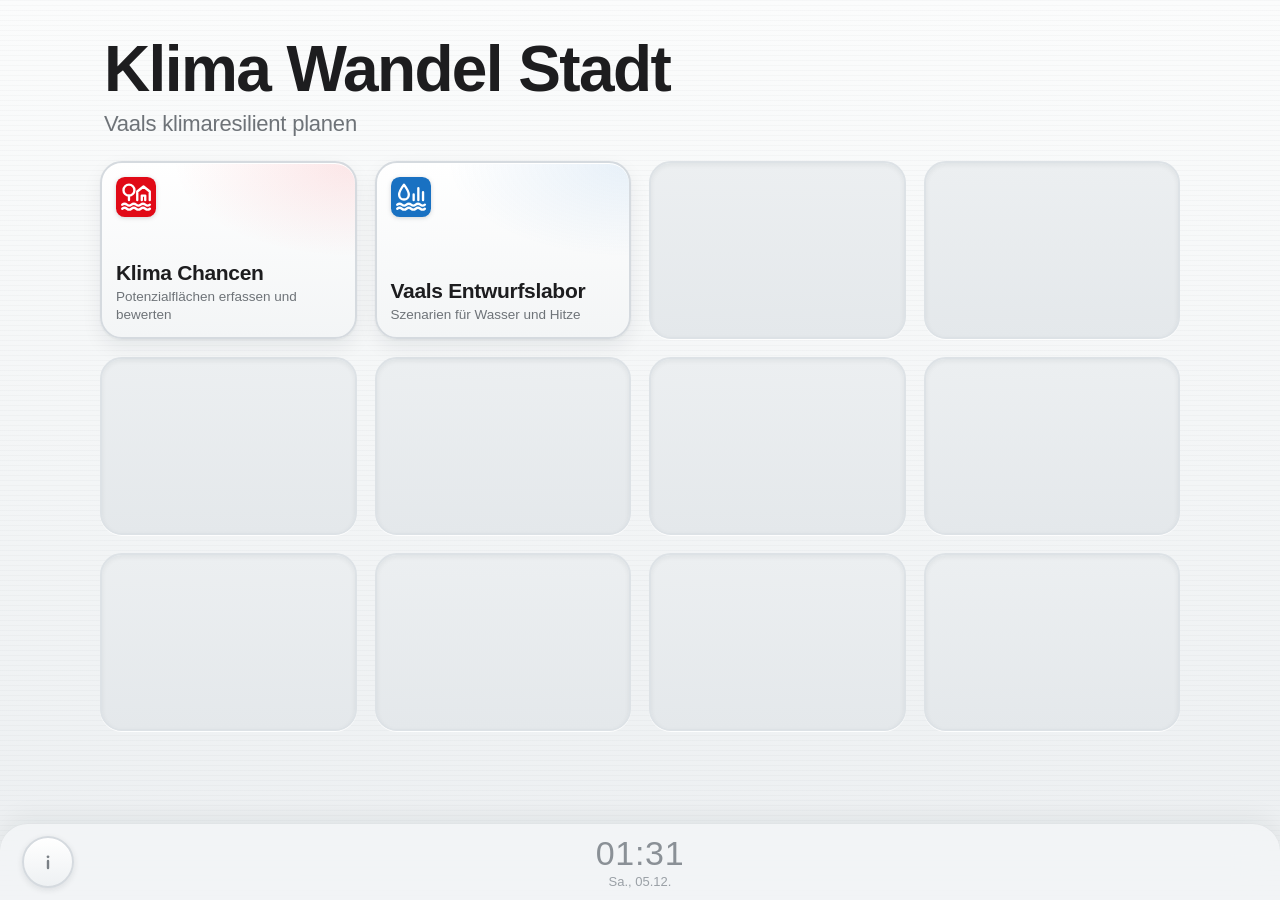
<file: startseite/index.html>
<!doctype html>
<html lang="de">
<head>
  <meta charset="utf-8">
  <meta name="viewport" content="width=device-width, initial-scale=1, viewport-fit=cover">
  <meta name="theme-color" content="#f2f4f5">
  <meta name="description" content="Klima Wandel Stadt – Vaals klimaresilient planen. Startseite mit den Apps des Projekts.">
  <meta name="mobile-web-app-capable" content="yes">
  <meta name="apple-mobile-web-app-capable" content="yes">
  <meta name="apple-mobile-web-app-status-bar-style" content="default">
  <meta name="apple-mobile-web-app-title" content="Klima Wandel Stadt">
  <title>Klima Wandel Stadt</title>
  <link rel="manifest" href="manifest.json">
  <link rel="icon" href="icons/icon.svg" type="image/svg+xml">
  <link rel="apple-touch-icon" href="icons/icon-180.png">
  <style>
    :root {
      --text: #1d1d1f;
      --grau: #6e7378;
      --rand: #d5dadf;
      --wahl: 52, 180, 228;            /* Auswahl-Blau (Rahmen beim Antippen) */
      --safe-t: env(safe-area-inset-top, 0px);
      --safe-r: env(safe-area-inset-right, 0px);
      --safe-b: env(safe-area-inset-bottom, 0px);
      --safe-l: env(safe-area-inset-left, 0px);
      color-scheme: light;
    }
    * { box-sizing: border-box; }
    html { -webkit-text-size-adjust: 100%; }
    body {
      margin: 0;
      min-height: 100vh;
      min-height: 100dvh;
      font-family: -apple-system, BlinkMacSystemFont, "SF Pro Text", "Segoe UI", Roboto, "Helvetica Neue", Arial, sans-serif;
      color: var(--text);
      /* feine waagerechte Linien auf hellem Grund */
      background:
        repeating-linear-gradient(180deg, rgba(20, 30, 40, .022) 0 1px, transparent 1px 5px),
        linear-gradient(180deg, #fbfcfc 0%, #eceff1 100%);
      -webkit-tap-highlight-color: transparent;
    }

    /* ---------- Titel ---------- */
    .seite {
      max-width: 1120px;
      margin: 0 auto;
      padding: calc(var(--safe-t) + 30px) calc(var(--safe-r) + 20px) calc(var(--safe-b) + 128px) calc(var(--safe-l) + 20px);
      transition: opacity .2s ease .08s, transform .28s ease .08s;
    }
    .kopf { padding: 6px 4px 24px; }
    .kopf h1 {
      margin: 0;
      font-size: clamp(30px, 8.4vw, 64px);
      font-weight: 800;
      letter-spacing: -.025em;
      line-height: 1.04;
    }
    .kopf p {
      margin: 8px 0 0;
      font-size: clamp(16px, 4.4vw, 22px);
      font-weight: 500;
      letter-spacing: -.01em;
      color: var(--grau);
    }

    /* ---------- Kacheln ---------- */
    .raster {
      display: grid;
      grid-template-columns: repeat(2, minmax(0, 1fr));
      gap: 12px;
    }
    .platz {
      min-height: 152px;
      border-radius: 22px;
      border: 2px solid var(--rand);
    }
    .kanal {
      position: relative;
      display: flex;
      flex-direction: column;
      padding: 14px 14px 13px;
      color: inherit;
      text-decoration: none;
      background:
        radial-gradient(120% 90% at 100% 0%, rgba(var(--farbe), .10), transparent 60%),
        linear-gradient(180deg, #ffffff 0%, #f3f5f6 100%);
      box-shadow: inset 0 1px 0 #fff, 0 1px 2px rgba(20, 30, 40, .06), 0 8px 20px rgba(20, 30, 40, .07);
      transition: transform .18s cubic-bezier(.2, .8, .2, 1), border-color .18s, box-shadow .18s;
      outline: none;
    }
    .symbol {
      flex: 0 0 auto;
      width: 36px;
      height: 36px;
      margin-bottom: auto;
      filter: drop-shadow(0 1px 2px rgba(20, 30, 40, .18));
    }
    .symbol svg { display: block; width: 100%; height: 100%; }
    .name {
      display: block;
      margin-top: 12px;
      font-size: 19px;
      font-weight: 650;
      letter-spacing: -.015em;
      line-height: 1.15;
    }
    .zweck {
      display: -webkit-box;
      -webkit-box-orient: vertical;
      -webkit-line-clamp: 2;
      overflow: hidden;
      margin-top: 3px;
      font-size: 12.5px;
      line-height: 1.3;
      color: var(--grau);
    }
    @media (hover: hover) {
      .kanal:hover {
        border-color: rgb(var(--wahl));
        box-shadow: 0 0 0 4px rgba(var(--wahl), .22), 0 10px 24px rgba(20, 30, 40, .10);
        transform: translateY(-2px);
      }
    }
    .kanal:focus-visible {
      border-color: rgb(var(--wahl));
      box-shadow: 0 0 0 4px rgba(var(--wahl), .35);
    }
    .kanal:active { transform: scale(.97); }
    .kanal.oeffnet {
      z-index: 2;
      border-color: rgb(var(--wahl));
      box-shadow: 0 0 0 5px rgba(var(--wahl), .30), 0 18px 40px rgba(20, 30, 40, .18);
      transform: scale(1.04);
    }

    /* leere Plätze für weitere Apps */
    .leer {
      border-color: #dde2e6;
      background: linear-gradient(180deg, #eceff1 0%, #e4e8eb 100%);
      box-shadow: inset 0 2px 5px rgba(20, 30, 40, .06), 0 1px 0 rgba(255, 255, 255, .9);
    }
    /* so viele leere Plätze, dass die Reihen voll sind: 2 × 3, 3 × 3, 4 × 3 */
    .leer:nth-child(n+7) { display: none; }
    @media (min-width: 640px) {
      .raster { grid-template-columns: repeat(3, minmax(0, 1fr)); gap: 16px; }
      .platz { min-height: 168px; }
      .leer:nth-child(n+7) { display: block; }
      .leer:nth-child(n+10) { display: none; }
      .symbol { width: 40px; height: 40px; }
      .name { font-size: 21px; }
      .zweck { font-size: 13.5px; }
    }
    @media (min-width: 960px) {
      .raster { grid-template-columns: repeat(4, minmax(0, 1fr)); gap: 18px; }
      .platz { min-height: 178px; }
      .leer:nth-child(n+10) { display: block; }
    }
    /* Handy quer: 4 × 2 */
    @media (orientation: landscape) and (max-height: 520px) {
      .seite { padding-top: calc(var(--safe-t) + 18px); }
      .kopf { padding-bottom: 16px; }
      .kopf h1 { font-size: 30px; }
      .raster { grid-template-columns: repeat(4, minmax(0, 1fr)); gap: 12px; }
      .platz { min-height: 136px; }
      .leer:nth-child(n+7) { display: block; }
      .leer:nth-child(n+9) { display: none; }
    }

    /* ---------- Leiste mit Uhr ---------- */
    .leiste {
      position: fixed;
      left: 0;
      right: 0;
      bottom: 0;
      z-index: 10;
      display: grid;
      grid-template-columns: 52px 1fr 52px;
      align-items: center;
      padding: 12px calc(var(--safe-r) + 22px) calc(var(--safe-b) + 12px) calc(var(--safe-l) + 22px);
      border-top: 1px solid rgba(20, 30, 40, .08);
      border-radius: 28px 28px 0 0;
      background: rgba(244, 246, 247, .74);
      -webkit-backdrop-filter: saturate(1.6) blur(20px);
      backdrop-filter: saturate(1.6) blur(20px);
      box-shadow: 0 -6px 24px rgba(20, 30, 40, .06);
      transition: opacity .2s ease .08s;
    }
    .rund {
      display: grid;
      place-items: center;
      width: 52px;
      height: 52px;
      padding: 0;
      border-radius: 50%;
      border: 2px solid var(--rand);
      background: linear-gradient(180deg, #ffffff 0%, #eef1f3 100%);
      box-shadow: inset 0 1px 0 #fff, 0 2px 6px rgba(20, 30, 40, .10);
      color: #7a8086;
      cursor: pointer;
      transition: transform .15s, border-color .15s, color .15s;
    }
    .rund svg { width: 24px; height: 24px; fill: none; stroke: currentColor; stroke-width: 2.4; stroke-linecap: round; stroke-linejoin: round; }
    .rund:active { transform: scale(.94); }
    .rund:focus-visible { outline: none; border-color: rgb(var(--wahl)); box-shadow: 0 0 0 4px rgba(var(--wahl), .35); }
    @media (hover: hover) { .rund:hover { border-color: rgb(var(--wahl)); color: rgb(var(--wahl)); } }
    .uhr {
      display: flex;
      flex-direction: column;
      align-items: center;
      line-height: 1;
      color: #8a9096;
      user-select: none;
      -webkit-user-select: none;
    }
    .zeit {
      font-size: 34px;
      font-weight: 300;
      letter-spacing: .02em;
      font-variant-numeric: tabular-nums;
    }
    .doppelpunkt { animation: blinken 2s steps(1) infinite; }
    @keyframes blinken { 50% { opacity: .15; } }
    .datum { margin-top: 5px; font-size: 13px; font-weight: 500; color: #9aa0a6; }
    @media (orientation: landscape) and (max-height: 520px) {
      .leiste { padding-top: 8px; padding-bottom: calc(var(--safe-b) + 8px); }
      .zeit { font-size: 28px; }
    }

    /* beim Öffnen einer App: Seite blendet aus, gewählte Kachel bleibt hervorgehoben */
    body.geht .seite { opacity: 0; transform: scale(1.02); }
    body.geht .leiste { opacity: 0; }

    /* ---------- Info-Blatt ---------- */
    .blatt {
      width: min(560px, 100%);
      max-width: 100%;
      max-height: calc(100% - var(--safe-t) - 24px);
      margin: auto auto 0;
      padding: 0;
      border: 0;
      border-radius: 26px 26px 0 0;
      background: #fff;
      color: var(--text);
      box-shadow: 0 -10px 40px rgba(20, 30, 40, .18);
    }
    .blatt[open] { animation: hoch .3s cubic-bezier(.2, .8, .2, 1); }
    @keyframes hoch { from { transform: translateY(40px); opacity: 0; } }
    .blatt::backdrop {
      background: rgba(20, 30, 40, .28);
      -webkit-backdrop-filter: blur(4px);
      backdrop-filter: blur(4px);
    }
    @media (min-width: 640px) {
      .blatt { margin: auto; border-radius: 26px; }
    }
    .blatt-innen { position: relative; padding: 10px 24px calc(var(--safe-b) + 24px); }
    .griff { width: 40px; height: 5px; margin: 0 auto 14px; border-radius: 3px; background: #d5dadf; }
    .blatt .rund { position: absolute; top: 14px; right: 14px; width: 38px; height: 38px; }
    .blatt .rund svg { width: 18px; height: 18px; }
    .blatt h2 { margin: 6px 48px 0 0; font-size: 26px; font-weight: 800; letter-spacing: -.02em; line-height: 1.1; }
    .blatt .unter { margin: 4px 0 0; color: var(--grau); font-weight: 500; }
    .blatt h3 { margin: 22px 0 4px; font-size: 16px; font-weight: 650; }
    .blatt p { margin: 0; font-size: 15px; line-height: 1.45; }
    .blatt .version { margin-top: 22px; font-size: 13px; color: var(--grau); }

    @media (prefers-reduced-motion: reduce) {
      *, *::before, *::after { animation: none !important; transition: none !important; }
    }
  </style>
</head>
<body>
  <main class="seite">
    <header class="kopf">
      <h1>Klima Wandel Stadt</h1>
      <p>Vaals klimaresilient planen</p>
    </header>

    <!-- Neue App: Kachel kopieren, Link, Farbe (--farbe als R, G, B), Symbol und Texte anpassen. -->
    <nav class="raster" aria-label="Apps">
      <a class="platz kanal" href="klima-chancen/index.html" style="--farbe: 225, 10, 23">
        <span class="symbol" aria-hidden="true"><svg viewBox="0 0 512 512"><rect width="512" height="512" rx="112" fill="#e10a17"/><g fill="none" stroke="#fff" stroke-width="30" stroke-linecap="round" stroke-linejoin="round"><circle cx="166" cy="168" r="70"/><path d="M166 238v56M272 294V186l80-64 80 64v108M330 294v-56h44v56M80 354q29.5-24 59 0t59 0 59 0 59 0 59 0 59 0M80 406q29.5-24 59 0t59 0 59 0 59 0 59 0 59 0"/></g></svg></span>
        <span class="name">Klima Chancen</span>
        <span class="zweck">Potenzialflächen erfassen und bewerten</span>
      </a>
      <a class="platz kanal" href="entwurfslabor/index.html" style="--farbe: 25, 113, 194">
        <span class="symbol" aria-hidden="true"><svg viewBox="0 0 512 512"><rect width="512" height="512" rx="112" fill="#1971c2"/><g fill="none" stroke="#fff" stroke-width="30" stroke-linecap="round" stroke-linejoin="round"><path d="M166 98q-62 84-62 128a62 62 0 0 0 124 0q0-44-62-128zM290 294v-70M350 294v-150M410 294v-100M80 354q29.5-24 59 0t59 0 59 0 59 0 59 0 59 0M80 406q29.5-24 59 0t59 0 59 0 59 0 59 0 59 0"/></g></svg></span>
        <span class="name">Vaals Entwurfslabor</span>
        <span class="zweck">Szenarien für Wasser und Hitze</span>
      </a>
      <span class="platz leer" aria-hidden="true"></span>
      <span class="platz leer" aria-hidden="true"></span>
      <span class="platz leer" aria-hidden="true"></span>
      <span class="platz leer" aria-hidden="true"></span>
      <span class="platz leer" aria-hidden="true"></span>
      <span class="platz leer" aria-hidden="true"></span>
      <span class="platz leer" aria-hidden="true"></span>
      <span class="platz leer" aria-hidden="true"></span>
      <span class="platz leer" aria-hidden="true"></span>
      <span class="platz leer" aria-hidden="true"></span>
    </nav>
  </main>

  <footer class="leiste">
    <button id="btn-info" class="rund" type="button" aria-label="Info" title="Info">
      <svg viewBox="0 0 24 24" aria-hidden="true"><path d="M12 11v7"/><circle cx="12" cy="6.8" r="1.4" fill="currentColor" stroke="none"/></svg>
    </button>
    <div class="uhr" aria-hidden="true">
      <span class="zeit"><span id="std">--</span><span class="doppelpunkt">:</span><span id="min">--</span></span>
      <span id="datum" class="datum"></span>
    </div>
    <span aria-hidden="true"></span>
  </footer>

  <dialog id="info" class="blatt" aria-labelledby="info-titel">
    <div class="blatt-innen">
      <div class="griff" aria-hidden="true"></div>
      <form method="dialog">
        <button class="rund" type="submit" aria-label="Schließen" title="Schließen">
          <svg viewBox="0 0 24 24" aria-hidden="true"><path d="M6 6l12 12M18 6 6 18"/></svg>
        </button>
      </form>
      <h2 id="info-titel">Klima Wandel Stadt</h2>
      <p class="unter">Vaals klimaresilient planen</p>
      <h3>Deine Daten bleiben auf diesem Gerät</h3>
      <p>Jede App speichert deine Eingaben nur im Browser dieses Geräts. Kein Server empfängt oder speichert sie. Wenn du die Websitedaten des Browsers löschst, sind sie weg – sichere wichtige Stände über den Export der jeweiligen App.</p>
      <h3>Auf den Home-Bildschirm legen</h3>
      <p>iPhone: in Safari auf Teilen → „Zum Home-Bildschirm“. Android: im Chrome-Menü „Zum Startbildschirm hinzufügen“. Öffne die Apps danach immer über dieses Symbol – auf dem iPhone hat es einen eigenen Speicher, getrennt von Safari.</p>
      <p class="version">Startseite · Version 0.1</p>
    </div>
  </dialog>

  <script>
    (function () {
      'use strict';

      // Die Apps zeigen einen Pfeil „zurück zur Startseite“, solange dieser Eintrag existiert
      // (sessionStorage gilt nur für diesen Tab bzw. diese Home-Bildschirm-App).
      try { sessionStorage.setItem('kws.start', location.href.split('#')[0]); } catch (e) { /* egal */ }

      // Uhr und Datum
      const std = document.getElementById('std');
      const min = document.getElementById('min');
      const datum = document.getElementById('datum');
      const fmtDatum = new Intl.DateTimeFormat('de-DE', { weekday: 'short', day: '2-digit', month: '2-digit' });
      function uhr() {
        const d = new Date();
        std.textContent = String(d.getHours()).padStart(2, '0');
        min.textContent = String(d.getMinutes()).padStart(2, '0');
        datum.textContent = fmtDatum.format(d);
      }
      uhr();
      setInterval(uhr, 1000);

      // App öffnen: Kachel hebt sich, Seite blendet aus, dann Wechsel
      const ruhig = window.matchMedia('(prefers-reduced-motion: reduce)');
      document.querySelectorAll('a.kanal').forEach(a => a.addEventListener('click', e => {
        if (ruhig.matches || e.button !== 0 || e.metaKey || e.ctrlKey || e.shiftKey || e.altKey) return;
        e.preventDefault();
        a.classList.add('oeffnet');
        document.body.classList.add('geht');
        setTimeout(() => { location.href = a.href; }, 260);
      }));
      // zurück (Wischgeste, Zurück-Taste): Seite wieder normal zeigen
      window.addEventListener('pageshow', () => {
        document.body.classList.remove('geht');
        document.querySelectorAll('.oeffnet').forEach(a => a.classList.remove('oeffnet'));
      });

      // Info-Blatt (Tippen außerhalb schließt)
      const info = document.getElementById('info');
      document.getElementById('btn-info').addEventListener('click', () => info.showModal());
      info.addEventListener('click', e => { if (e.target === info) info.close(); });

      // Service Worker: Startseite offline (nur über HTTPS oder localhost möglich)
      if ('serviceWorker' in navigator && window.isSecureContext) {
        navigator.serviceWorker.register('sw.js').catch(e => console.warn('Service Worker:', e));
      }
    })();
  </script>
</body>
</html>
</file>
